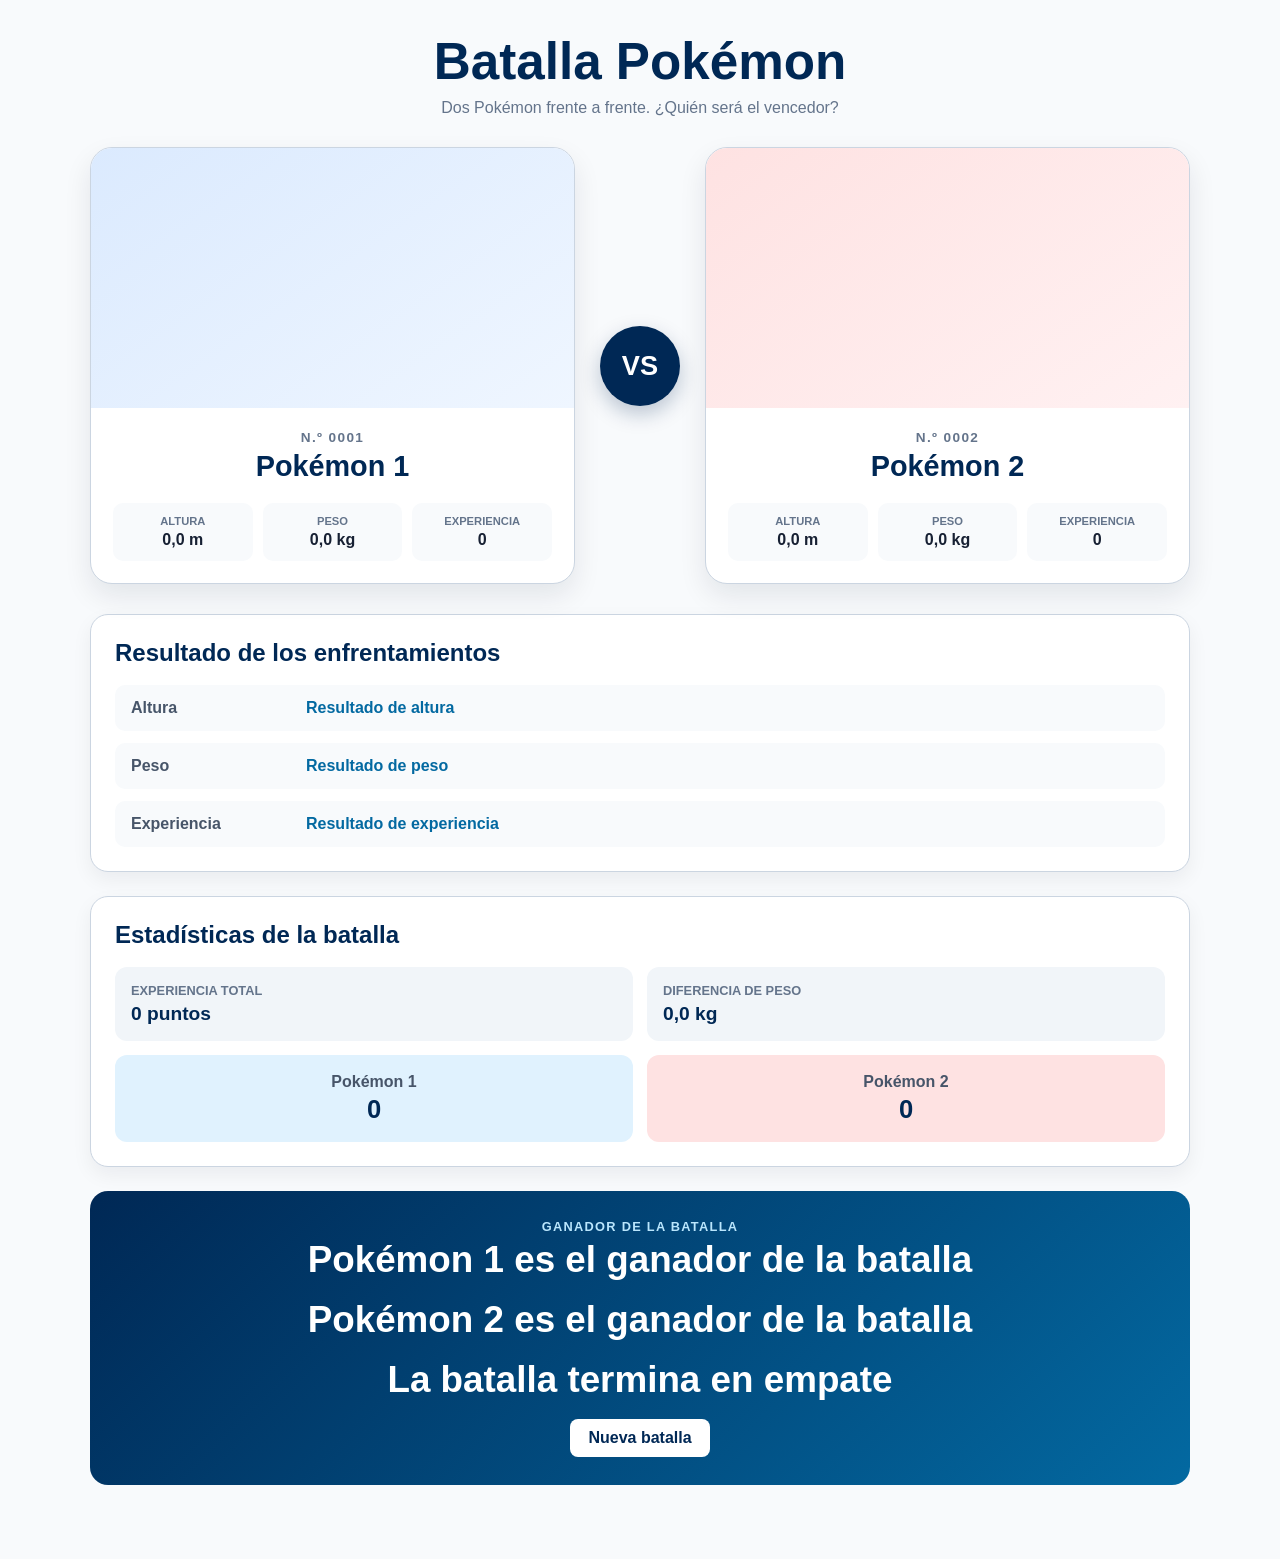
<file: demo-pokemon/src/main/resources/templates/batalla-pokemon.html>
<!DOCTYPE html>
<html lang="es" xmlns:th="http://www.w3.org/1999/xhtml">
<head>
    <meta charset="UTF-8">
    <meta name="viewport" content="width=device-width, initial-scale=1.0">
    <title>Batalla Pokémon</title>

    <style>
        * {
          box-sizing: border-box;
        }

        body {
          margin: 0;
          background: #f8fafc;
          color: #172033;
          font-family: "Segoe UI", Arial, sans-serif;
        }

        .page {
          width: min(1100px, calc(100% - 32px));
          margin: auto;
          padding: 32px 0 50px;
        }

        .nav {
          display: flex;
          gap: 10px;
          flex-wrap: wrap;
          margin-bottom: 24px;
        }

        .nav a {
          padding: 9px 14px;
          border-radius: 8px;
          background: #0f4c81;
          color: #fff;
          text-decoration: none;
          font-weight: 700;
        }

        .hero {
          text-align: center;
          margin-bottom: 30px;
        }

        .hero h1 {
          margin: 0;
          color: #002855;
          font-size: clamp(2rem, 5vw, 3.2rem);
        }

        .hero p {
          margin: 8px 0 0;
          color: #64748b;
        }

        .battle {
          display: grid;
          grid-template-columns: 1fr 90px 1fr;
          gap: 20px;
          align-items: center;
          margin-bottom: 30px;
        }

        .pokemon {
          background: #fff;
          border: 1px solid #cbd5e1;
          border-radius: 22px;
          overflow: hidden;
          box-shadow: 0 12px 28px rgba(15, 23, 42, .09);
        }

        .pokemon-image {
          display: grid;
          place-items: center;
          min-height: 260px;
          padding: 20px;
        }

        .pokemon:first-child .pokemon-image {
          background: linear-gradient(145deg, #dbeafe, #eff6ff);
        }

        .pokemon:last-child .pokemon-image {
          background: linear-gradient(145deg, #fee2e2, #fff1f2);
        }

        .pokemon-image img {
          width: 220px;
          max-width: 100%;
          image-rendering: pixelated;
        }

        .pokemon-body {
          padding: 22px;
          text-align: center;
        }

        .pokemon-number {
          margin: 0;
          color: #64748b;
          font-size: .85rem;
          font-weight: 900;
          letter-spacing: .1em;
        }

        .pokemon h2 {
          margin: 5px 0 20px;
          color: #002855;
          font-size: 1.8rem;
        }

        .stats {
          display: grid;
          grid-template-columns: repeat(3, 1fr);
          gap: 10px;
        }

        .stat {
          padding: 12px 8px;
          border-radius: 10px;
          background: #f8fafc;
        }

        .stat-label {
          display: block;
          color: #64748b;
          font-size: .7rem;
          font-weight: 800;
          text-transform: uppercase;
          margin-bottom: 4px;
        }

        .stat-value {
          font-weight: 800;
          color: #172033;
        }

        .versus {
          display: grid;
          place-items: center;
          width: 80px;
          height: 80px;
          margin: auto;
          border-radius: 50%;
          background: #002855;
          color: #fff;
          font-size: 1.7rem;
          font-weight: 900;
          box-shadow: 0 8px 20px rgba(0, 40, 85, .25);
        }

        .section-title {
          margin: 0 0 18px;
          color: #002855;
          font-size: 1.5rem;
        }

        .comparisons {
          background: #fff;
          border: 1px solid #cbd5e1;
          border-radius: 18px;
          padding: 24px;
          margin-bottom: 24px;
          box-shadow: 0 8px 20px rgba(15, 23, 42, .06);
        }

        .comparison-list {
          display: grid;
          gap: 12px;
        }

        .comparison {
          display: grid;
          grid-template-columns: 160px 1fr;
          align-items: center;
          gap: 15px;
          padding: 14px 16px;
          background: #f8fafc;
          border-radius: 10px;
        }

        .comparison-label {
          font-weight: 800;
          color: #475569;
        }

        .comparison-result {
          font-weight: 800;
          color: #0369a1;
        }

        .calculations {
          background: #fff;
          border: 1px solid #cbd5e1;
          border-radius: 18px;
          padding: 24px;
          margin-bottom: 24px;
          box-shadow: 0 8px 20px rgba(15, 23, 42, .06);
        }

        .calculation-grid {
          display: grid;
          grid-template-columns: repeat(2, 1fr);
          gap: 14px;
        }

        .calculation {
          padding: 16px;
          border-radius: 12px;
          background: #f1f5f9;
        }

        .calculation-label {
          display: block;
          margin-bottom: 5px;
          color: #64748b;
          font-size: .8rem;
          font-weight: 800;
          text-transform: uppercase;
        }

        .calculation-value {
          color: #002855;
          font-size: 1.2rem;
          font-weight: 900;
        }

        .scores {
          display: grid;
          grid-template-columns: 1fr 1fr;
          gap: 14px;
          margin-top: 14px;
        }

        .score {
          padding: 18px;
          border-radius: 12px;
          text-align: center;
          background: #e0f2fe;
        }

        .score:last-child {
          background: #fee2e2;
        }

        .score-name {
          display: block;
          margin-bottom: 4px;
          color: #475569;
          font-weight: 700;
        }

        .score-value {
          color: #002855;
          font-size: 1.6rem;
          font-weight: 900;
        }

        .winner {
          padding: 28px;
          border-radius: 18px;
          text-align: center;
          background: linear-gradient(135deg, #002855, #0369a1);
          color: #fff;
          margin-bottom: 24px;
        }

        .winner-label {
          margin: 0 0 5px;
          color: #bae6fd;
          font-size: .8rem;
          font-weight: 800;
          text-transform: uppercase;
          letter-spacing: .1em;
        }

        .winner h2 {
          margin: 0 0 18px;
          font-size: clamp(1.5rem, 4vw, 2.3rem);
        }

        .new-battle {
          display: inline-block;
          padding: 10px 18px;
          border-radius: 8px;
          background: #fff;
          color: #002855;
          text-decoration: none;
          font-weight: 800;
        }

        .footer {
          margin-top: 30px;
          padding: 18px;
          border-top: 1px solid #cbd5e1;
          color: #64748b;
          text-align: center;
          font-size: .9rem;
        }

        @media (max-width: 800px) {
          .battle {
            grid-template-columns: 1fr;
          }

          .versus {
            width: 65px;
            height: 65px;
            font-size: 1.4rem;
          }
        }

        @media (max-width: 600px) {
          .stats {
            grid-template-columns: 1fr;
          }

          .comparison {
            grid-template-columns: 1fr;
            gap: 5px;
          }

          .calculation-grid,
          .scores {
            grid-template-columns: 1fr;
          }
        }
    </style>
</head>

<body>

<main class="page">

    <div th:replace="~{fragments :: menu}"></div>


    <header class="hero">
        <h1>Batalla Pokémon</h1>
        <p>Dos Pokémon frente a frente. ¿Quién será el vencedor?</p>
    </header>


    <section class="battle">

        <!-- POKÉMON 1 -->
        <article class="pokemon">
            <div class="pokemon-image">
                <img th:src="${pokemon1.imageURL}" th:alt="${pokemon1.name}">
            </div>

            <div class="pokemon-body">
                <p class="pokemon-number">
                    N.º <span th:text="${#numbers.formatInteger(pokemon1.id, 4)}">0001</span>
                </p>
                <h2 th:text="${pokemon1.name}">Pokémon 1</h2>
                <div class="stats">
                    <div class="stat">
                        <span class="stat-label">Altura</span>
                        <span class="stat-value"
                              th:text="${#numbers.formatDecimal(pokemon1.height / 10.0, 1, 1) + ' m'}">0,0 m</span>
                    </div>
                    <div class="stat">
                        <span class="stat-label">Peso</span>
                        <span class="stat-value"
                              th:text="${#numbers.formatDecimal(pokemon1.weight / 10.0, 1, 1) + ' kg'}">0,0 kg</span>
                    </div>
                    <div class="stat">
                        <span class="stat-label">Experiencia</span>
                        <span class="stat-value" th:text="${pokemon1.baseExperience}">0</span>
                    </div>
                </div>
            </div>
        </article>


        <div class="versus">VS</div>


        <!-- POKÉMON 2 -->
        <article class="pokemon">
            <div class="pokemon-image">
                <img th:src="${pokemon2.imageURL}" th:alt="${pokemon2.name}">
            </div>
            <div class="pokemon-body">
                <p class="pokemon-number">
                    N.º <span th:text="${#numbers.formatInteger(pokemon2.id, 4)}">0002</span>
                </p>
                <h2 th:text="${pokemon2.name}">Pokémon 2</h2>
                <div class="stats">
                    <div class="stat">
                        <span class="stat-label">Altura</span>
                        <span class="stat-value"
                              th:text="${#numbers.formatDecimal(pokemon2.height / 10.0, 1, 1) + ' m'}">0,0 m</span>
                    </div>
                    <div class="stat">
                        <span class="stat-label">Peso</span>
                        <span class="stat-value"
                              th:text="${#numbers.formatDecimal(pokemon2.weight / 10.0, 1, 1) + ' kg'}">0,0 kg</span>
                    </div>
                    <div class="stat">
                        <span class="stat-label">Experiencia</span>
                        <span class="stat-value" th:text="${pokemon2.baseExperience}">0</span>
                    </div>
                </div>
            </div>
        </article>

    </section>


    <!-- COMPARACIONES -->
    <section class="comparisons">
        <h2 class="section-title">Resultado de los enfrentamientos</h2>
        <div class="comparison-list">
            <div class="comparison">
                <span class="comparison-label">Altura</span>
                <span class="comparison-result"
                      th:text="${pokemon1.height > pokemon2.height ? pokemon1.name + ' gana' : (pokemon1.height < pokemon2.height ? pokemon2.name + ' gana' : 'Empate')}">
          Resultado de altura
        </span>
            </div>
            <div class="comparison">
                <span class="comparison-label">Peso</span>
                <span class="comparison-result"
                      th:text="${pokemon1.weight > pokemon2.weight ? pokemon1.name + ' gana' : (pokemon1.weight < pokemon2.weight ? pokemon2.name + ' gana' : 'Empate')}">
          Resultado de peso
        </span>
            </div>
            <div class="comparison">
                <span class="comparison-label">Experiencia</span>
                <span class="comparison-result"
                      th:text="${pokemon1.baseExperience > pokemon2.baseExperience ? pokemon1.name + ' gana' : (pokemon1.baseExperience < pokemon2.baseExperience ? pokemon2.name + ' gana' : 'Empate')}">
          Resultado de experiencia
        </span>
            </div>
        </div>
    </section>

    <!-- CÁLCULOS -->
    <section class="calculations">
        <h2 class="section-title">Estadísticas de la batalla</h2>
        <div class="calculation-grid">
            <div class="calculation">
                <span class="calculation-label">Experiencia total</span>
                <span class="calculation-value"
                      th:text="${pokemon1.baseExperience + pokemon2.baseExperience + ' puntos'}">0 puntos</span>
            </div>
            <div class="calculation">
                <span class="calculation-label">Diferencia de peso</span>
                <span class="calculation-value"
                      th:text="${#numbers.formatDecimal(T(java.lang.Math).abs(pokemon1.weight - pokemon2.weight) / 10.0, 1, 1) + ' kg'}">0,0 kg</span>
            </div>
        </div>

        <div class="scores">
            <div class="score">
                <span class="score-name" th:text="${pokemon1.name}">Pokémon 1</span>
                <span class="score-value"
                      th:text="${pokemon1.baseExperience + pokemon1.height + pokemon1.weight}">0</span>
            </div>
            <div class="score">
                <span class="score-name" th:text="${pokemon2.name}">Pokémon 2</span>
                <span class="score-value"
                      th:text="${pokemon2.baseExperience + pokemon2.height + pokemon2.weight}">0</span>
            </div>
        </div>
    </section>

    <!-- GANADOR -->
    <section class="winner">
        <p class="winner-label">Ganador de la batalla</p>
        <div th:switch="${(pokemon1.baseExperience + pokemon1.height + pokemon1.weight) > (pokemon2.baseExperience + pokemon2.height + pokemon2.weight) ? 1 : ((pokemon1.baseExperience + pokemon1.height + pokemon1.weight) < (pokemon2.baseExperience + pokemon2.height + pokemon2.weight) ? -1 : 0)}">
            <h2 th:case="1" th:if="${pokemon1 != null}"
                th:text="${pokemon1.name + ' es el ganador de la batalla'}">Pokémon 1 es el ganador de la batalla</h2>
            <h2 th:case="-1" th:text="${pokemon2.name + ' es el ganador de la batalla'}">Pokémon 2 es el ganador de la batalla</h2>
            <h2 th:case="0">La batalla termina en empate</h2>
        </div>
        <a class="new-battle" th:href="@{/pokemon/batalla}">Nueva batalla</a>
    </section>


    <div th:replace="~{fragments :: footer}"></div>

</main>

</body>
</html>
</file>
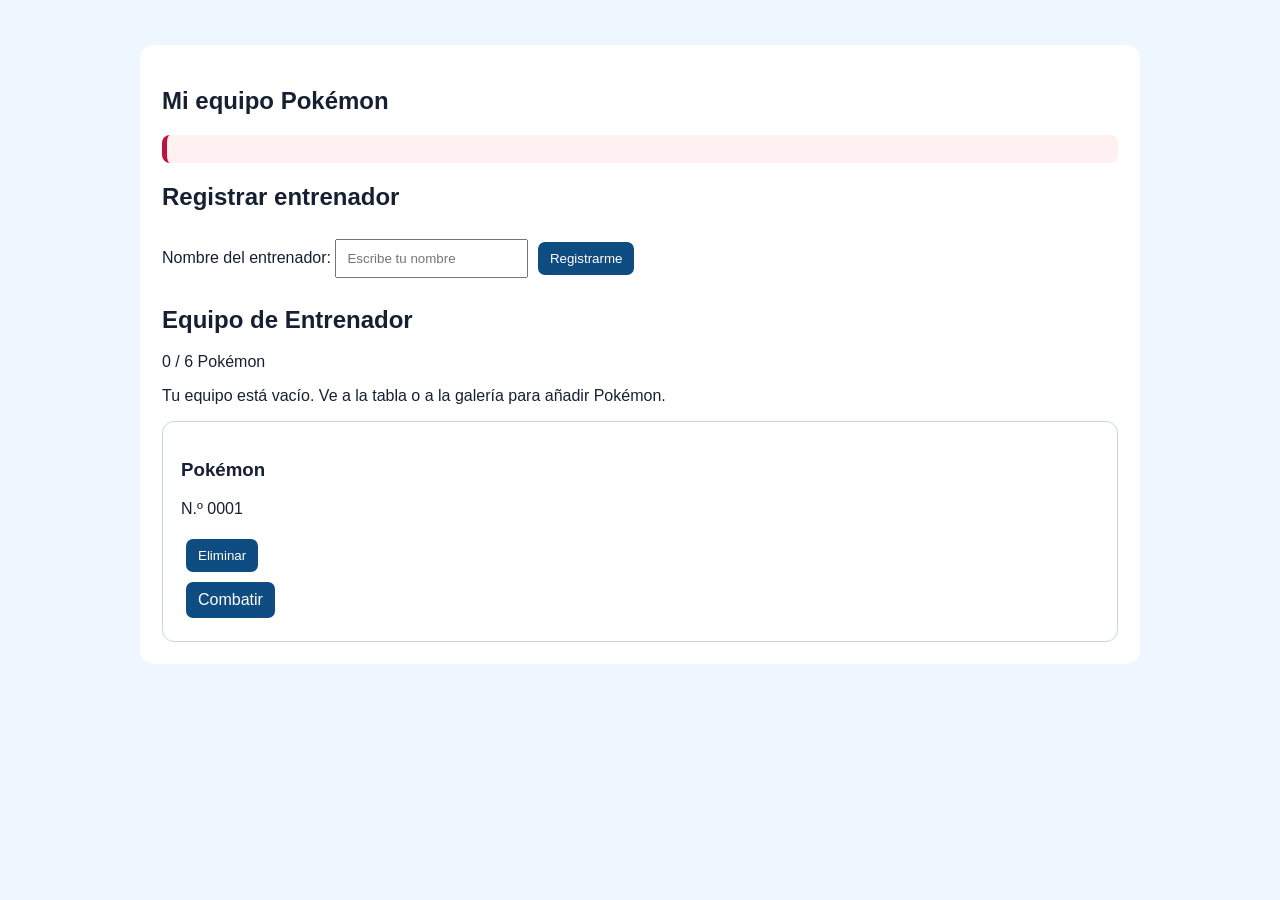
<file: demo-pokemon/src/main/resources/templates/equipo.html>
<!DOCTYPE html>
<html lang="es" xmlns:th="http://www.thymeleaf.org">
<head>
    <meta charset="UTF-8">
    <meta name="viewport" content="width=device-width, initial-scale=1.0">
    <title>Mi equipo Pokémon</title>
    <style>
        body{margin:0;padding:25px;background:#eef6ff;color:#172033;font-family:Arial,sans-serif}main{max-width:1000px;margin:auto}.panel{background:white;padding:22px;margin:20px 0;border-radius:14px}.error{background:#fff1f2;border-left:5px solid #be123c;padding:14px;color:#9f1239;border-radius:8px}  .cards{display:grid;grid-template-columns:repeat(auto-fit,minmax(220px,1fr));gap:16px}
        .card{background:white;border:1px solid #cbd5e1;border-radius:12px;padding:18px}
        img{width:120px;display:block;margin:auto}
        button,a{display:inline-block;margin:5px;padding:9px 12px;border:0;border-radius:7px;background:#0f4c81;color:white;text-decoration:none;cursor:pointer}
        input{padding:10px;margin:8px 0}
    </style>
</head>
<body>
<nav th:replace="~{fragments :: menu}"></nav>

<main>
    <section class="panel">
        <h1>Mi equipo Pokémon</h1>
        <p th:if="${errorRegistro}" class="error" th:text="${errorRegistro}"></p>

        <div th:if="${session.entrenador == null}">
            <h2>Registrar entrenador</h2>
            <form method="post" th:action="@{/pokemon/entrenador}">
                <label for="nombre">Nombre del entrenador:</label>
                <input id="nombre" name="nombre" type="text"
                       placeholder="Escribe tu nombre">
                <button type="submit">Registrarme</button>
            </form>
        </div>

        <div th:if="${session.entrenador != null}">
            <h2>
                Equipo de <span th:text="${session.entrenador}">Entrenador</span>
            </h2>
            <p th:text="${equipo.size()} + ' / 6 Pokémon'">0 / 6 Pokémon</p>

            <p th:if="${#lists.isEmpty(equipo)}">
                Tu equipo está vacío. Ve a la tabla o a la galería para añadir Pokémon.
            </p>

            <section class="cards" th:unless="${#lists.isEmpty(equipo)}">
                <article class="card" th:each="pokemon : ${equipo}">
                    <img th:src="${pokemon.imageURL}"
                         th:alt="${pokemon.name}">
                    <h3 th:text="${#strings.capitalize(pokemon.name)}">Pokémon</h3>
                    <p>
                        N.º <span th:text="${#numbers.formatInteger(pokemon.id, 4)}">0001</span>
                    </p>
                    <p th:text="'Altura: ' + ${pokemon.height / 10.0} + ' m'"></p>
                    <p th:text="'Peso: ' + ${pokemon.weight / 10.0} + ' kg'"></p>

                    <form method="post" th:action="@{/pokemon/equipo/eliminar}">
                        <input type="hidden" name="id" th:value="${pokemon.id}">
                        <button type="submit">Eliminar</button>
                    </form>

                    <a th:href="@{/pokemon/equipo/combate/{id}(id=${pokemon.id})}">
                        Combatir
                    </a>
                </article>
            </section>
        </div>
    </section>
</main>

<footer th:replace="~{fragments :: footer}"></footer>
</body>
</html>
</file>
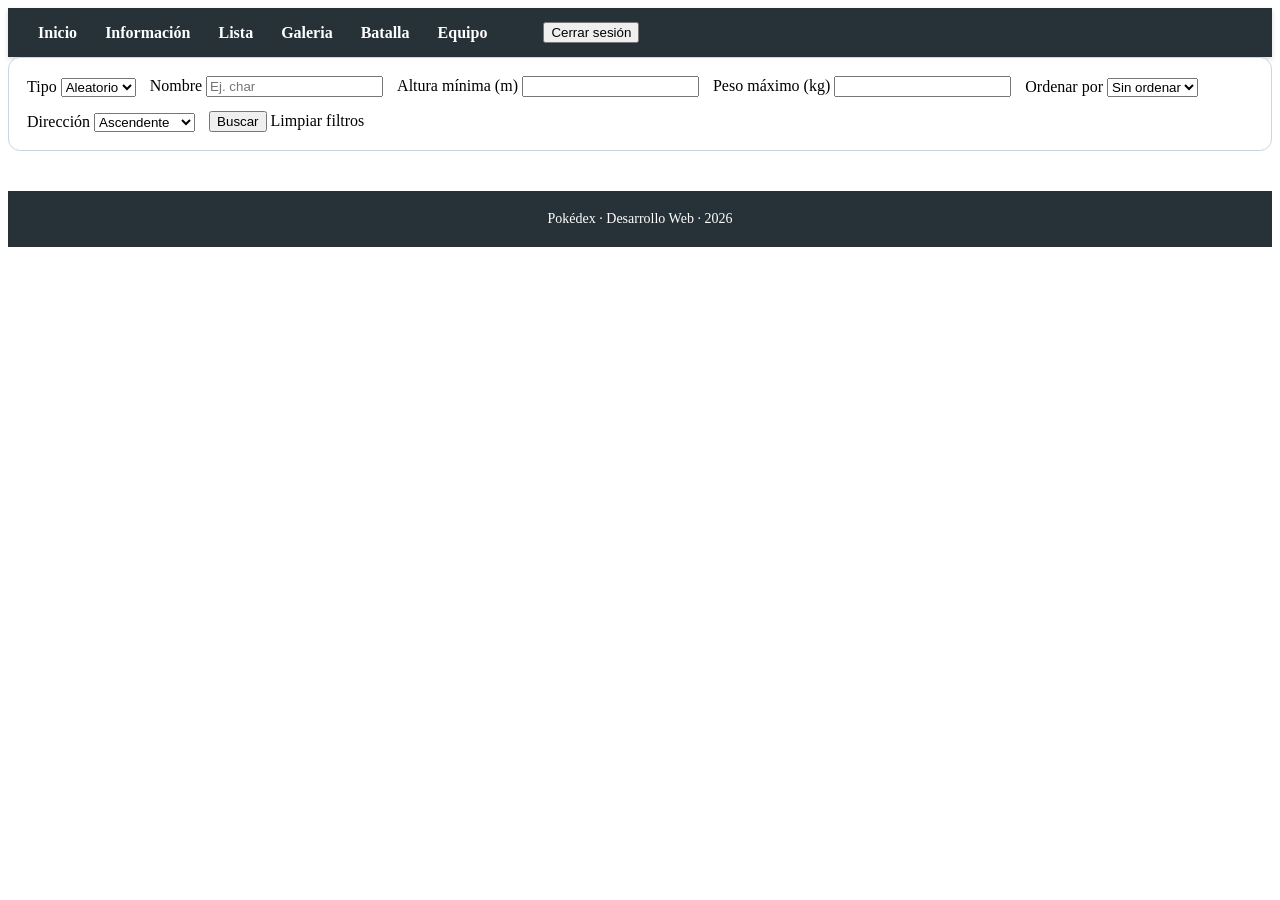
<file: demo-pokemon/src/main/resources/templates/fragments.html>
<!DOCTYPE html>
<html lang="es" xmlns:th="http://www.thymeleaf.org">
<head><meta http-equiv="Content-Type" content="text/html; charset=UTF-8"></head>
<body>
<nav th:fragment="menu" style="
        background-color: #263238;
        padding: 14px 30px;
        display: flex;
        align-items: center;
        gap: 28px;
        box-shadow: 0 2px 5px rgba(0,0,0,0.15);
     ">
    <a th:href="@{/}" style="color:white;text-decoration:none;font-weight:bold;font-size:16px;">Inicio</a>
    <a th:href="@{/informacion}" style="color:white;text-decoration:none;font-weight:bold;font-size:16px;">Información</a>
    <a th:href="@{/pokemon/tabla}" style="color:white;text-decoration:none;font-weight:bold;font-size:16px;">Lista</a>
    <a th:href="@{/pokemon/galeria}" style="color:white;text-decoration:none;font-weight:bold;font-size:16px;">Galeria</a>
    <a th:href="@{/pokemon/batalla}" style="color:white;text-decoration:none;font-weight:bold;font-size:16px;">Batalla</a>
    <a th:href="@{/pokemon/equipo}" style="color:white;text-decoration:none;font-weight:bold;font-size:16px;">Equipo</a>
    <span th:if="${session.entrenador != null}" th:text="'Entrenador: ' + ${session.entrenador}" style="color:white;font-weight:bold;"></span>
    <form th:if="${session.entrenador != null}" th:action="@{/pokemon/logout}" method="post" style="margin:0;">
        <button type="submit">Cerrar sesión</button>
    </form>
</nav>
<section th:fragment="filtros" style="margin:0 0 22px;padding:18px;background:#fff;border:1px solid #cbd5e1;border-radius:12px;">
    <form method="get" th:action="@{${rutaFormulario}}" style="display:flex;flex-wrap:wrap;gap:14px;align-items:end;">
        <div>
            <label for="tipo">Tipo</label>
            <select id="tipo" name="tipo">
                <option value="" th:selected="${tipoSeleccionado == null or tipoSeleccionado == ''}">Aleatorio</option>
                <option th:each="tipoPokemon : ${tipos}" th:value="${tipoPokemon.name}" th:text="${#strings.capitalize(tipoPokemon.name)}" th:selected="${tipoPokemon.name == tipoSeleccionado}"></option>
            </select>
        </div>
        <div>
            <label for="nombre">Nombre</label>
            <input id="nombre" type="text" name="nombre" th:value="${nombre}" placeholder="Ej. char">
        </div>
        <div>
            <label for="alturaMin">Altura mínima (m)</label>
            <input id="alturaMin" type="number" name="alturaMin" min="0" step="0.1" th:value="${alturaMin}">
        </div>
        <div>
            <label for="pesoMax">Peso máximo (kg)</label>
            <input id="pesoMax" type="number" name="pesoMax" min="0" step="0.1" th:value="${pesoMax}">
        </div>
        <div>
            <label for="orden">Ordenar por</label>
            <select id="orden" name="orden">
                <option value="" th:selected="${orden == null or orden == ''}">Sin ordenar</option>
                <option value="nombre" th:selected="${orden == 'nombre'}">Nombre</option>
                <option value="altura" th:selected="${orden == 'altura'}">Altura</option>
                <option value="peso" th:selected="${orden == 'peso'}">Peso</option>
            </select>
        </div>
        <div>
            <label for="direccion">Dirección</label>
            <select id="direccion" name="direccion">
                <option value="asc" th:selected="${direccion == 'asc' or direccion == null}">Ascendente</option>
                <option value="desc" th:selected="${direccion == 'desc'}">Descendente</option>
            </select>
        </div>
        <div>
            <button type="submit">Buscar</button>
            <a th:href="@{${rutaFormulario}}">Limpiar filtros</a>
        </div>
    </form>
</section>
<footer th:fragment="footer" style="
            margin-top: 40px;
            padding: 20px;
            background-color: #263238;
            color: white;
            text-align: center;
            font-size: 14px;
        ">
    <p style="margin:0;">Pokédex · Desarrollo Web · 2026</p>
</footer>
</body>
</html>
</file>
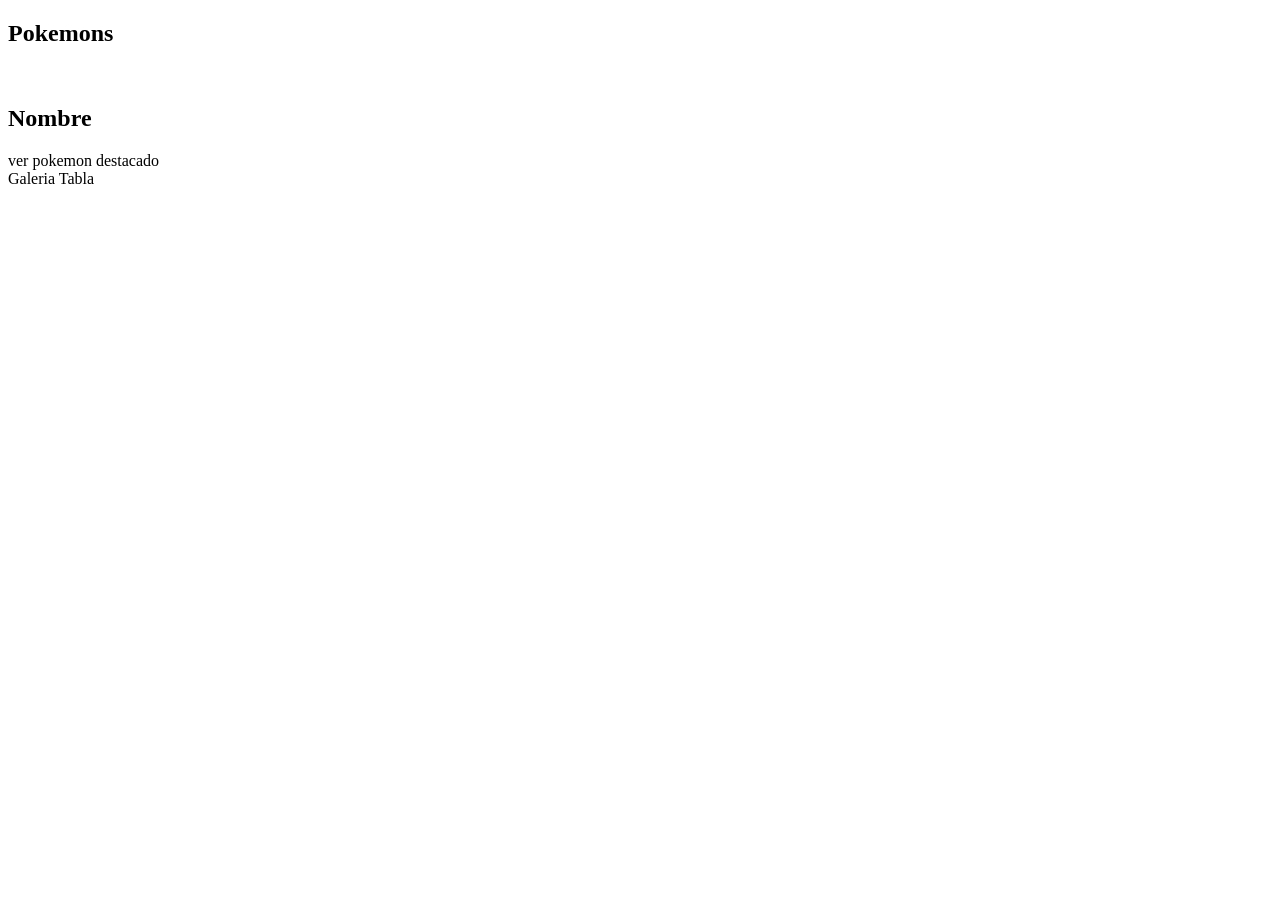
<file: demo-pokemon/src/main/resources/templates/home.html>
<!DOCTYPE html>
<html xmlns:th="http://www.thymeleaf.org">
<head>
    <meta charset="UTF-8"/>
    <title>Pokemons</title>
    <link rel="stylesheet" th:href="@{/css/home.css}"/>

</head>
<body>
<nav th:replace="~{fragments::menu}"></nav>
    <main class="page">
        <section class="pokemon-grid">
            <h1>Pokemons</h1>
            <div class="cards">
                <div class="card" th:each="pokemon : ${pokemons}">
                    <div class="card-image">
                        <img th:src="${pokemon.imageURL}" th:alt="${pokemon.name}" />
                    </div>
                    <div class="card-body">
                        <h2 th:text="${pokemon.name}">Nombre</h2>
                    </div>
                </div>
            </div>
        </section>
        <a th:href="@{/informacion}">ver pokemon destacado</a>
        <nav>
            <a th:href="@{/pokemon/galeria}">Galeria</a>
            <a th:href="@{/pokemon/tabla}">Tabla</a>
        </nav>
    </main>
<footer th:replace="~{fragments :: footer}"></footer>
</body>
</html>
</file>
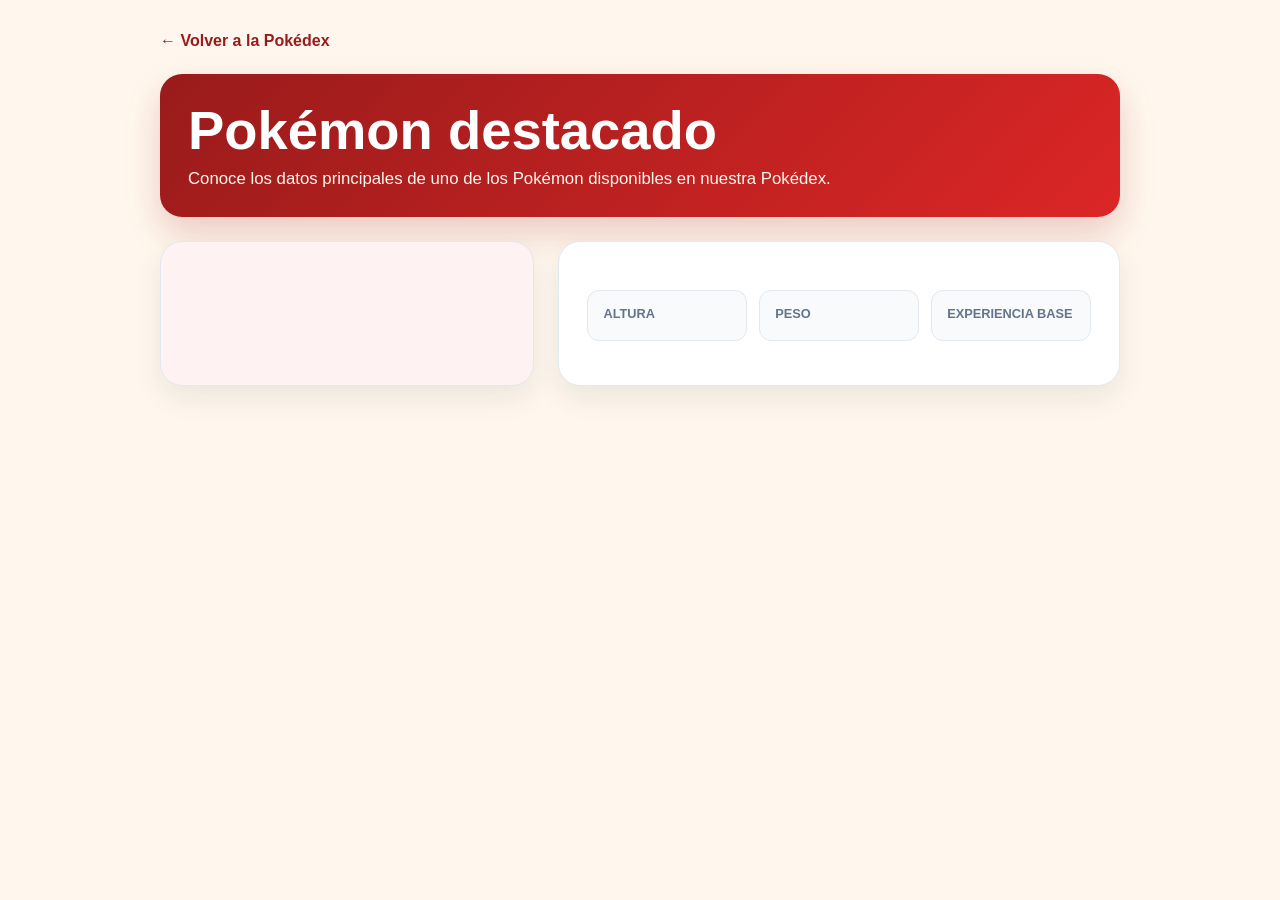
<file: demo-pokemon/src/main/resources/templates/informacion.html>
<!DOCTYPE html>
<!-- saved from url=(0085)https://moodle.mariaanasanz.es/pluginfile.php/46722/mod_assign/intro/informacion.html -->
<html lang="es" xmlns:th="http://www.w3.org/1999/xhtml" xmlns:cth="http://www.w3.org/1999/xhtml"><head><meta http-equiv="Content-Type" content="text/html; charset=UTF-8">
  
  <meta name="viewport" content="width=device-width, initial-scale=1.0">
  <title>Información de la Pokédex</title>
  <style>
    *{box-sizing:border-box} body{margin:0;min-height:100vh;color:#172033;background:#fff7ed;font-family:"Segoe UI",Tahoma,Geneva,Verdana,sans-serif}.page{width:min(960px,calc(100% - 32px));margin:0 auto;padding:32px 0 48px}.topbar{display:flex;justify-content:space-between;align-items:center;gap:16px;margin-bottom:24px}.back-link{color:#991b1b;font-weight:700;text-decoration:none}.updated{color:#64748b;font-size:.9rem}.intro{padding:28px;color:#fff;background:linear-gradient(135deg,#991b1b,#dc2626);border-radius:22px;box-shadow:0 16px 35px rgba(153,27,27,.2)}.intro h1{margin:0 0 10px;font-size:clamp(2rem,6vw,3.4rem);line-height:1.05}.intro p{max-width:700px;margin:0;color:#fff7ed;font-size:1.05rem}.featured{display:grid;grid-template-columns:minmax(240px,.8fr) minmax(280px,1.2fr);gap:24px;margin-top:24px}.image-panel,.data-panel{background:#fff;border:1px solid #e2e8f0;border-radius:22px;box-shadow:0 12px 28px rgba(15,23,42,.08)}.image-panel{display:grid;place-items:center;padding:28px;background:#fef2f2}.image-panel img{width:min(100%,280px);image-rendering:pixelated}.data-panel{padding:28px}.number{margin:0 0 5px;color:#64748b;font-weight:800;letter-spacing:.12em}.pokemon-name{margin:0 0 8px;color:#991b1b;font-size:2.4rem}.message{margin:0 0 22px;color:#475569}.stats{display:grid;grid-template-columns:repeat(3,1fr);gap:12px}.stat{padding:15px;background:#f8fafc;border:1px solid #e2e8f0;border-radius:12px}.stat-label{display:block;margin-bottom:4px;color:#64748b;font-size:.8rem;font-weight:800;text-transform:uppercase}.stat-value{font-size:1.2rem;font-weight:800}.footer-message{margin:24px 0 0;padding:18px;background:#fffbeb;border-left:5px solid #f59e0b;border-radius:8px;color:#92400e}@media(max-width:700px){.topbar{align-items:flex-start;flex-direction:column}.featured{grid-template-columns:1fr}.stats{grid-template-columns:1fr}}
  </style>
</head>
<body>
<nav th:replace="~{fragments :: menu}"></nav>
<main class="page">
  <header class="topbar">
    <a class="back-link" th:href="@{/}">← Volver a la Pokédex</a>
    <span th:text = "'Actualizado el '+ ${#temporals.format(fechaActual,'dd/MM/yyyy')}"></span>
  </header>
  <section class="intro">
    <h1 th:text="${titulo}">Pokémon destacado</h1>
    <p th:text="${presentacion}">Conoce los datos principales de uno de los Pokémon disponibles en nuestra Pokédex.</p>
  </section>
  <section class="featured">
    <div class="image-panel"><img th:src="${pokemon.imageURL}" th:alt="${pokemon.name}"></div>
    <article class="data-panel">
      <p th:text="'N.º ' + ${#numbers.formatInteger(pokemon.id, 4)}"></p>
      <h2 th:text="${#strings.capitalize(pokemon.name)}"></h2>
      <p th:text="'Hoy te presentamos a ' + ${#strings.capitalize(pokemon.name)} + ' nuestro Pokémon destacado.'"></p>
      <div class="stats">
        <div class="stat"><span class="stat-label">Altura</span><span th:text="${#numbers.formatDecimal(pokemon.height / 10.0, 1, 1)} + ' m'"></span></div>
        <div class="stat"><span class="stat-label">Peso</span><span th:text="${#numbers.formatDecimal(pokemon.weight / 10.0, 1, 1)} + ' kg'"></span></div>
        <div class="stat"><span class="stat-label">Experiencia base</span><span th:text="${pokemon.baseExperience} + ' puntos'"></span></div>
      </div>
      <p th:text="${#strings.capitalize(pokemon.name)} + ' ocupa el número ' + ${#numbers.formatInteger(pokemon.id, 4)} + ' de la Pokédex.'"></p>
    </article>
  </section>
</main>

<footer th:replace="~{fragments :: footer}"></footer>
</body></html>
</file>
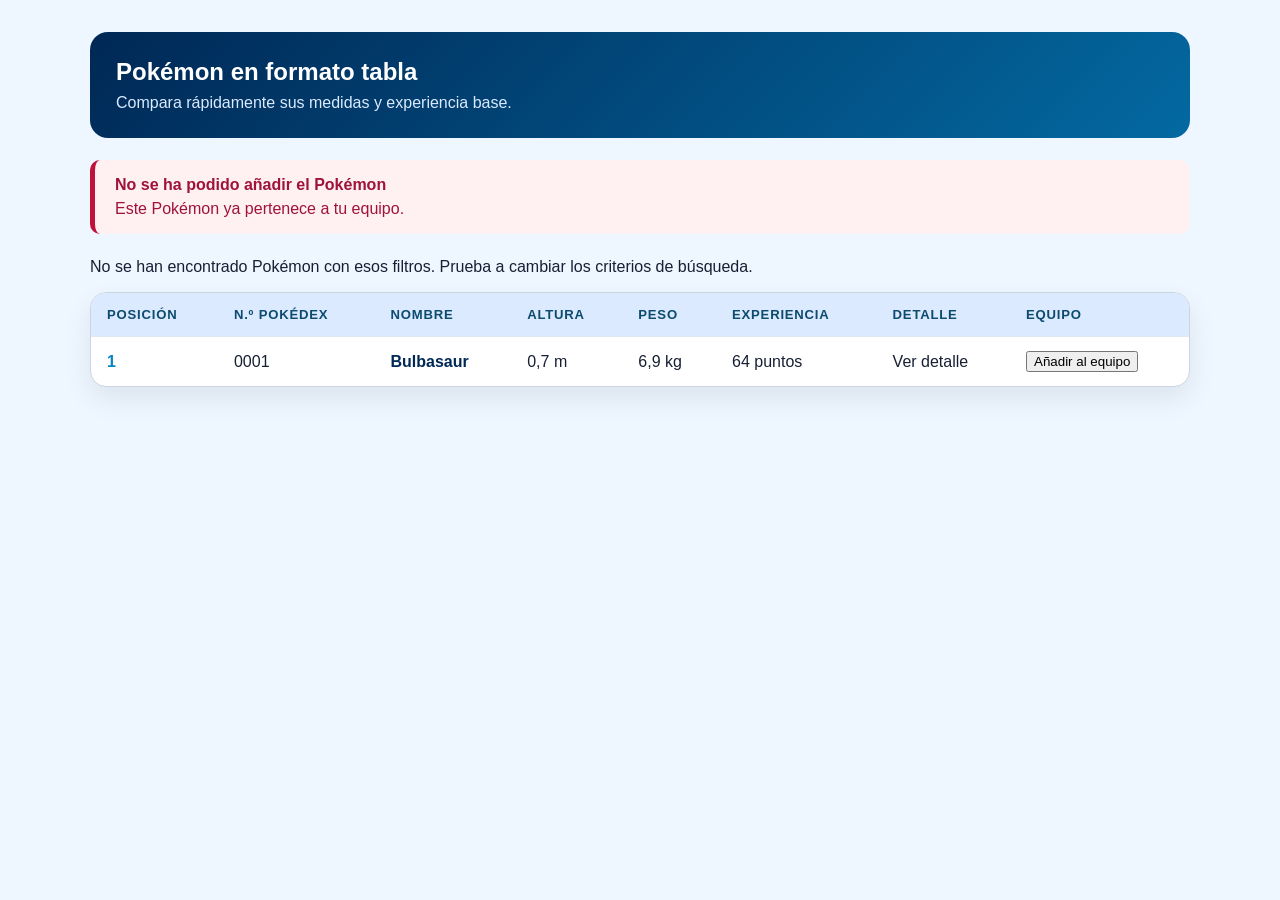
<file: demo-pokemon/src/main/resources/templates/listado-tabla.html>
<!DOCTYPE html>
<html lang="es" xml:th="http://www.thymelef.org" xmlns:th="http://www.w3.org/1999/xhtml">
<head>
    <meta charset="UTF-8">
    <meta name="viewport" content="width=device-width, initial-scale=1.0">
    <title>Listado de Pokémon</title>
    <style>
        *{box-sizing:border-box}body{margin:0;background:#eef6ff;color:#172033;font-family:"Segoe UI",Arial,sans-serif}.page{width:min(1100px,calc(100% - 32px));margin:auto;padding:32px 0 48px}.topbar{display:flex;justify-content:space-between;gap:18px;align-items:center;margin-bottom:24px}.nav{display:flex;gap:10px;flex-wrap:wrap}.nav a{padding:9px 14px;border-radius:8px;background:#0f4c81;color:#fff;text-decoration:none;font-weight:700}.updated{color:#64748b;font-size:.9rem}.hero{padding:26px;background:linear-gradient(135deg,#002855,#0369a1);border-radius:18px;color:#fff;margin-bottom:22px}.hero h1{margin:0 0 8px}.hero p{margin:0;color:#dbeafe}.table-card{overflow-x:auto;background:#fff;border:1px solid #cbd5e1;border-radius:16px;box-shadow:0 12px 28px rgba(15,23,42,.08)}table{width:100%;border-collapse:collapse;min-width:760px}th,td{padding:14px 16px;text-align:left;border-bottom:1px solid #e2e8f0}th{background:#dbeafe;color:#0c4a6e;font-size:.82rem;text-transform:uppercase;letter-spacing:.06em}tbody tr:last-child td{border-bottom:0}.position{font-weight:800;color:#0284c7}.pokemon-name{font-weight:800;color:#002855}@media(max-width:700px){.topbar{align-items:flex-start;flex-direction:column}}
    </style>
</head>
<body>
<nav th:replace="~{fragments :: menu}"></nav>
<main class="page">
    <section class="hero">
        <h1 th:text="${titulo}">Pokémon en formato tabla</h1>
        <p>Compara rápidamente sus medidas y experiencia base.</p>
    </section>
    <div th:if="${errorEquipo != null}" role="alert" style="background:#fff1f2;border-left:5px solid #be123c;border-radius:10px;padding:16px 20px;margin-bottom:24px;color:#9f1239;">
        <strong>No se ha podido añadir el Pokémon</strong>
        <p style="margin:6px 0 0;" th:text="${errorEquipo}">Este Pokémon ya pertenece a tu equipo.</p>
    </div>
    <div th:replace="~{fragments :: filtros}"></div>
    <p class="no-results" th:if="${#lists.isEmpty(pokemons)}">
        No se han encontrado Pokémon con esos filtros. Prueba a cambiar los criterios de búsqueda.
    </p>
    <section class="table-card" th:unless="${#lists.isEmpty(pokemons)}">
        <table>
            <thead>
            <tr>
                <th>Posición</th>
                <th>N.º Pokédex</th>
                <th>Nombre</th>
                <th>Altura</th>
                <th>Peso</th>
                <th>Experiencia</th>
                <th>Detalle</th>
                <th th:if="${session.entrenador != null}">Equipo</th>
            </tr>
            </thead>
            <tbody>
            <tr th:each="pokemon, iterStat : ${pokemons}">
                <td class="position" th:text="${iterStat.count}">1</td>
                <td th:text="${#numbers.formatInteger(pokemon.id, 4)}">0001</td>
                <td class="pokemon-name" th:text="${#strings.capitalize(pokemon.name)}">Bulbasaur</td>
                <td th:text="${#numbers.formatDecimal(pokemon.height / 10.0, 1, 1)} + ' m'">0,7 m</td>
                <td th:text="${#numbers.formatDecimal(pokemon.weight / 10.0, 1, 1)} + ' kg'">6,9 kg</td>
                <td th:text="${pokemon.baseExperience} + ' puntos'">64 puntos</td>
                <td>
                    <a th:href="@{/pokemon/{id}(id=${pokemon.id})}">Ver detalle</a>
                </td>
                <td th:if="${session.entrenador != null}">
                    <form method="post" th:action="@{/pokemon/equipo/anadir}">
                        <input type="hidden" name="id" th:value="${pokemon.id}">
                        <input type="hidden" name="origen" value="/pokemon/tabla">
                        <button type="submit">Añadir al equipo</button>
                    </form>
                </td>
            </tr>
            </tbody>
        </table>
    </section>
</main>
<footer th:replace="~{fragments :: footer}"></footer>
</body>
</html>
</file>
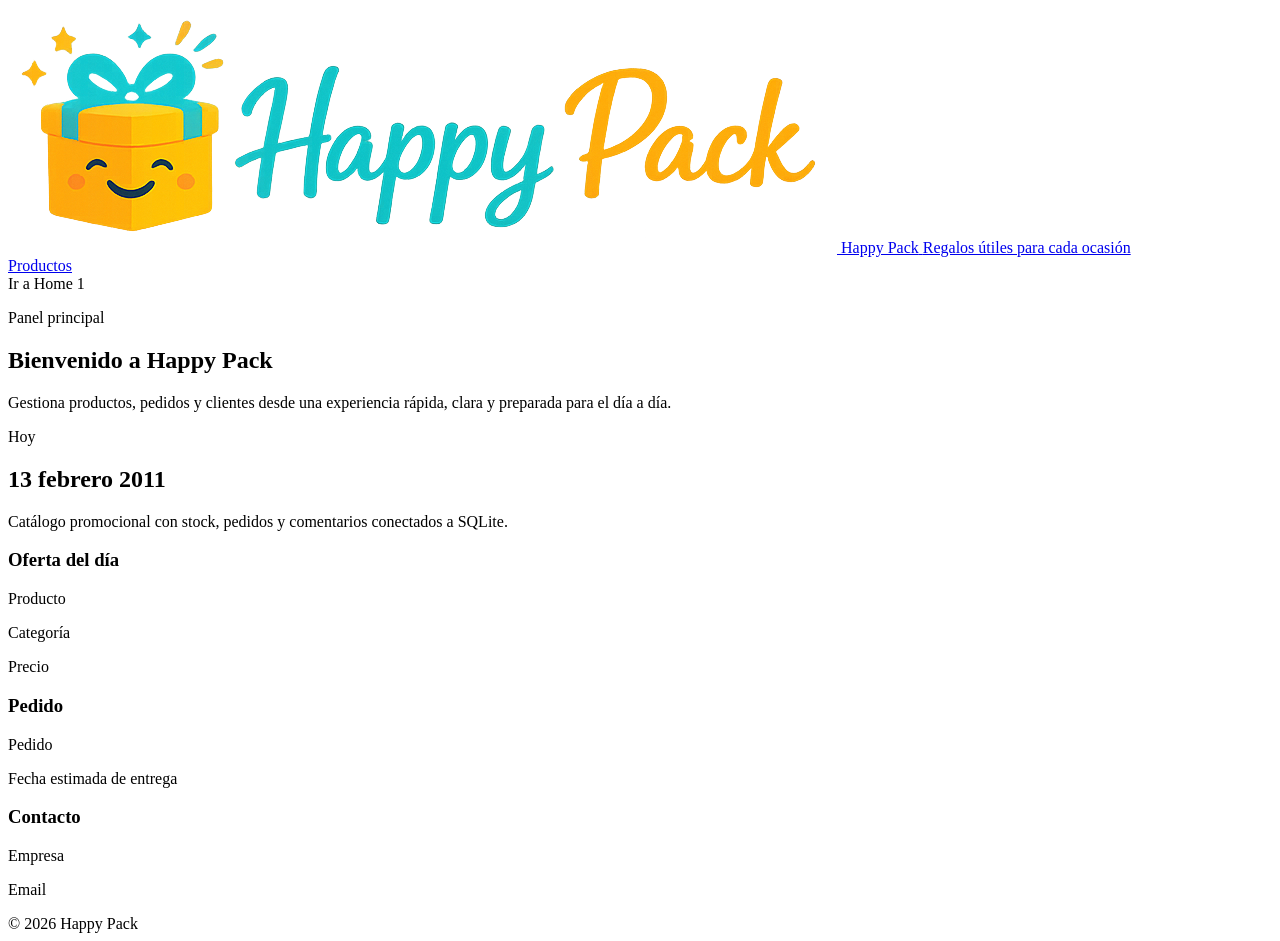
<file: dweb-ejemplo/src/main/resources/templates/home.html>
<!DOCTYPE html>

<html xmlns:th="http://www.thymeleaf.org">

  <head th:replace="~{fragments :: siteHead}"></head>

  <body>

  <header class="site-header">
      <div class="site-header__inner">
          <a class="brand" href="home.html" th:href="@{/}">
              <img src="../static/images/happyPackLogo.png" alt="Happy Pack" th:src="@{/images/happyPackLogo.png}" />
              <span class="brand__text">
            <span class="brand__name">Happy Pack</span>
            <span class="brand__tagline">Regalos útiles para cada ocasión</span>
          </span>
          </a>
          <nav class="main-nav" aria-label="Navegación principal">
              <a href="product/list.html" th:href="@{/product/list}">Productos</a>
          </nav>
      </div>
      <a th:href="@{/home1}">Ir a Home 1</a>
  </header>

    <main class="page">
      <section class="hero">
        <div class="page-header">
          <p class="eyebrow">Panel principal</p>
          <h1 th:text="'Bienvenido a Happy Pack '+ ${name}">Bienvenido a Happy Pack</h1>
          <p class="lead">Gestiona productos, pedidos y clientes desde una experiencia rápida, clara y preparada para el día a día.</p>
        </div>


        <aside class="hero__panel">
          <p class="eyebrow">Hoy</p>
          <h2 th:text="${today}">13 febrero 2011</h2>
          <p class="muted">Catálogo promocional con stock, pedidos y comentarios conectados a SQLite.</p>
        </aside>
      </section>
        <section class="quick-links" aria-label="Accesos principales">
            <article class="quick-link">
                <h3>Oferta del día</h3>
                <p>Producto</p>
                <p>Categoría</p>
                <p>Precio</p>
            </article>
            <article class="quick-link">
                <h3>Pedido</h3>
                <p>Pedido</p>
                <p>Fecha estimada de entrega</p>
            </article>
            <article class="quick-link">
                <h3>Contacto</h3>
                <p>Empresa</p>
                <p>Email</p>
            </article>
        </section>
    </main>

  <footer class="site-footer">
      <div class="site-footer__inner">
          <span>&copy; 2026 Happy Pack</span>
      </div>
  </footer>

  </body>

</html>
</file>
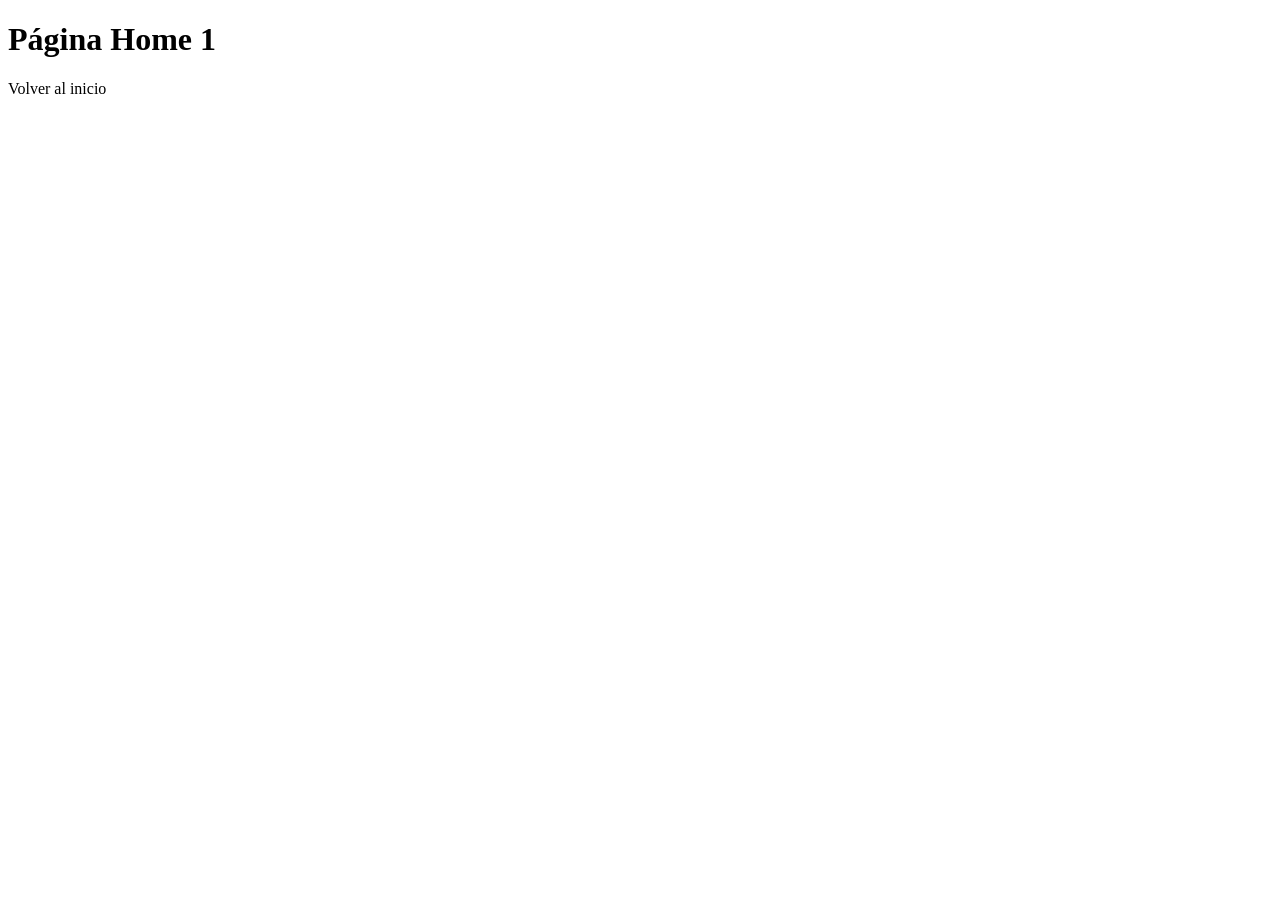
<file: dweb-ejemplo/src/main/resources/templates/home1.html>
<!DOCTYPE html>
<html xmlns:th="http://www.thymeleaf.org">
<head>
  <meta charset="UTF-8">
  <title>Home 1</title>
</head>
<body>
<h1>Página Home 1</h1>

<a th:href="@{/}">Volver al inicio</a>
</body>
</html>
</file>
